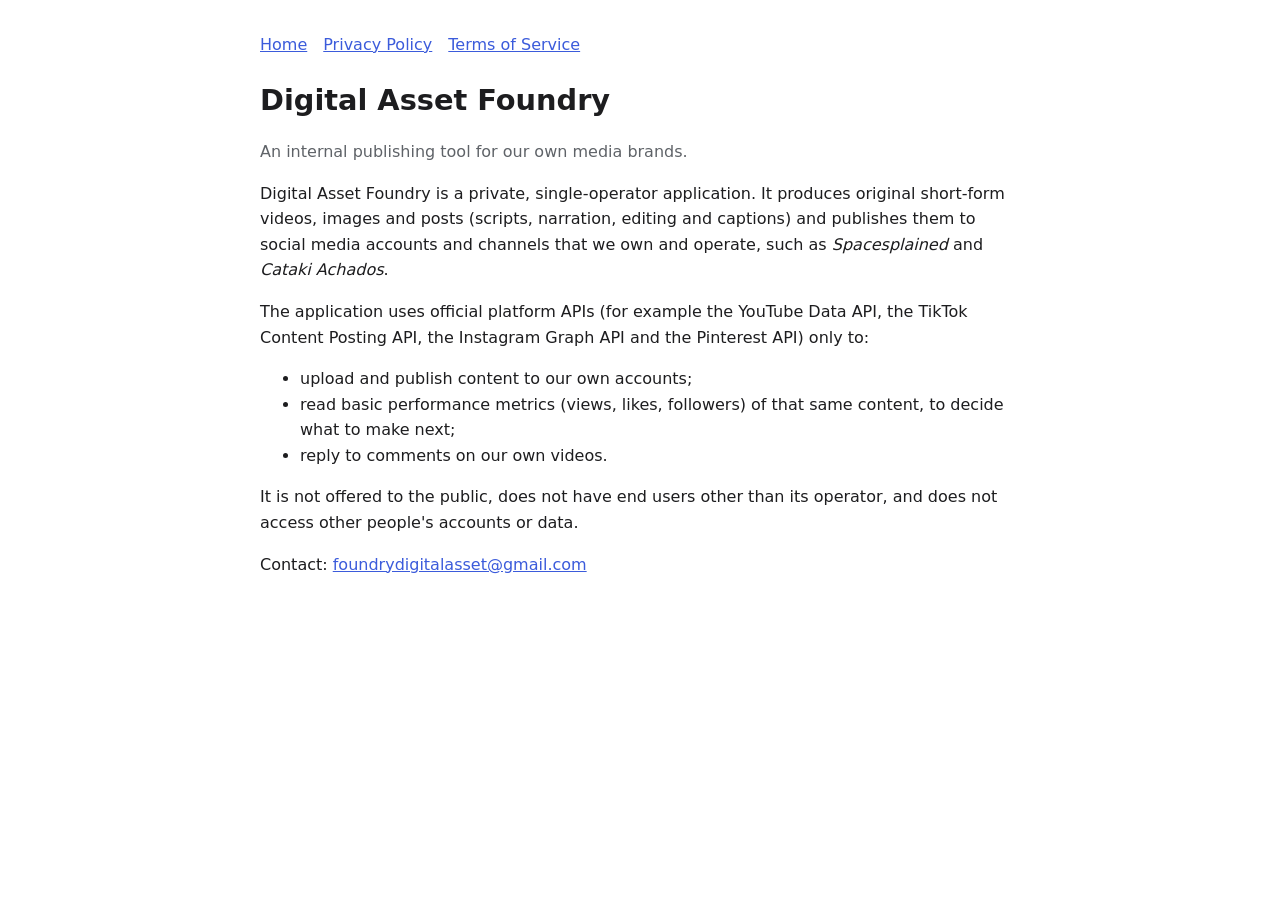
<file: index.html>
<!doctype html>
<html lang="en">
<head>
<meta charset="utf-8">
<meta name="viewport" content="width=device-width, initial-scale=1">
<title>Digital Asset Foundry</title>
<link rel="stylesheet" href="style.css">
</head>
<body>
<main>
<nav><a href="index.html">Home</a><a href="privacy.html">Privacy Policy</a><a href="terms.html">Terms of Service</a></nav>
<h1>Digital Asset Foundry</h1>
<p class="muted">An internal publishing tool for our own media brands.</p>

<p>Digital Asset Foundry is a private, single-operator application. It produces original short-form
videos, images and posts (scripts, narration, editing and captions) and publishes them to social
media accounts and channels that we own and operate, such as <em>Spacesplained</em> and <em>Cataki Achados</em>.</p>

<p>The application uses official platform APIs (for example the YouTube Data API, the TikTok Content
Posting API, the Instagram Graph API and the Pinterest API) only to:</p>
<ul>
  <li>upload and publish content to our own accounts;</li>
  <li>read basic performance metrics (views, likes, followers) of that same content, to decide what to make next;</li>
  <li>reply to comments on our own videos.</li>
</ul>
<p>It is not offered to the public, does not have end users other than its operator, and does not access
other people's accounts or data.</p>

<p>Contact: <a href="mailto:foundrydigitalasset@gmail.com">foundrydigitalasset@gmail.com</a></p>
</main>
</body>
</html>
</file>
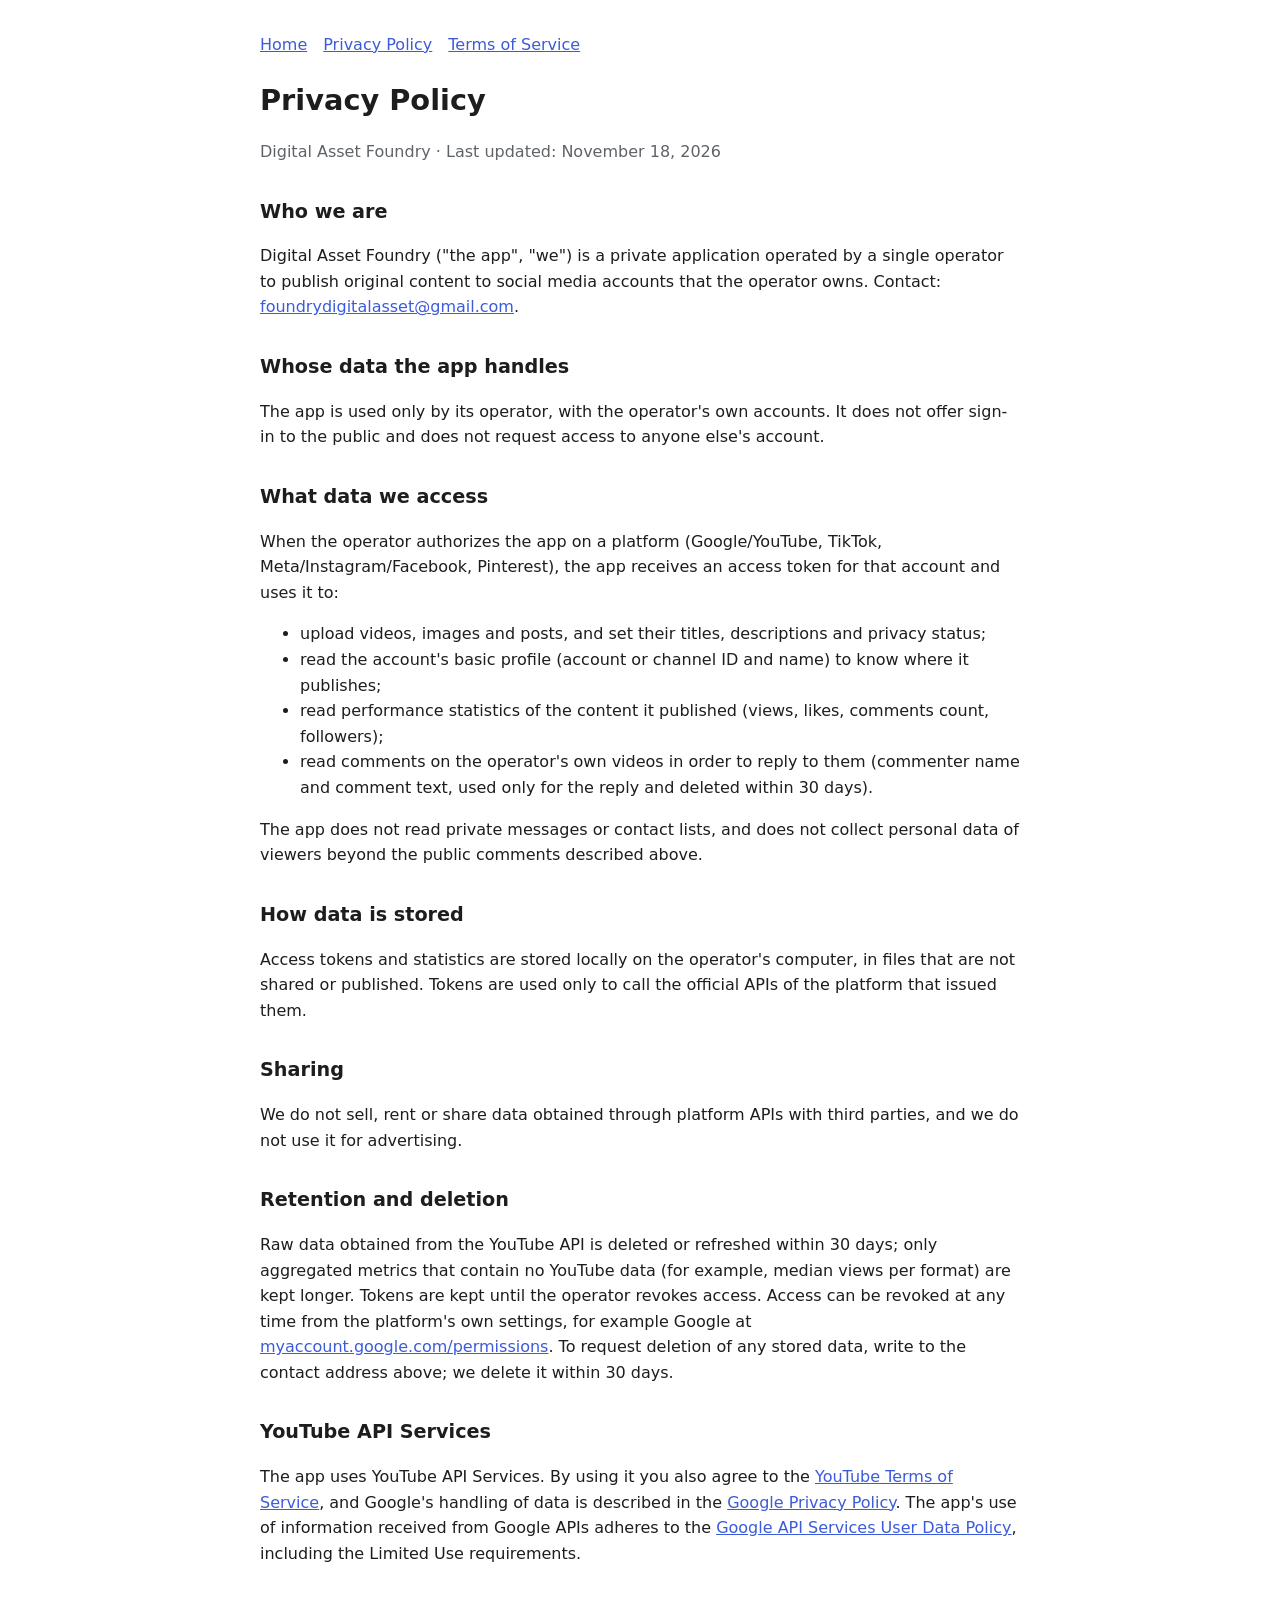
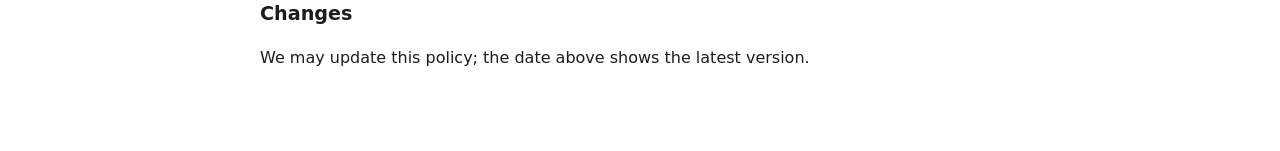
<file: privacy.html>
<!doctype html>
<html lang="en">
<head>
<meta charset="utf-8">
<meta name="viewport" content="width=device-width, initial-scale=1">
<title>Privacy Policy</title>
<link rel="stylesheet" href="style.css">
</head>
<body>
<main>
<nav><a href="index.html">Home</a><a href="privacy.html">Privacy Policy</a><a href="terms.html">Terms of Service</a></nav>
<h1>Privacy Policy</h1>
<p class="muted">Digital Asset Foundry · Last updated: November 18, 2026</p>

<h2>Who we are</h2>
<p>Digital Asset Foundry ("the app", "we") is a private application operated by a single operator to
publish original content to social media accounts that the operator owns. Contact:
<a href="mailto:foundrydigitalasset@gmail.com">foundrydigitalasset@gmail.com</a>.</p>

<h2>Whose data the app handles</h2>
<p>The app is used only by its operator, with the operator's own accounts. It does not offer sign-in to
the public and does not request access to anyone else's account.</p>

<h2>What data we access</h2>
<p>When the operator authorizes the app on a platform (Google/YouTube, TikTok, Meta/Instagram/Facebook,
Pinterest), the app receives an access token for that account and uses it to:</p>
<ul>
  <li>upload videos, images and posts, and set their titles, descriptions and privacy status;</li>
  <li>read the account's basic profile (account or channel ID and name) to know where it publishes;</li>
  <li>read performance statistics of the content it published (views, likes, comments count, followers);</li>
  <li>read comments on the operator's own videos in order to reply to them (commenter name and comment text, used only for the reply and deleted within 30 days).</li>
</ul>
<p>The app does not read private messages or contact lists, and does not collect personal data of viewers beyond the public comments described above.</p>

<h2>How data is stored</h2>
<p>Access tokens and statistics are stored locally on the operator's computer, in files that are not
shared or published. Tokens are used only to call the official APIs of the platform that issued them.</p>

<h2>Sharing</h2>
<p>We do not sell, rent or share data obtained through platform APIs with third parties, and we do not
use it for advertising.</p>

<h2>Retention and deletion</h2>
<p>Raw data obtained from the YouTube API is deleted or refreshed within 30 days; only aggregated metrics that contain no YouTube data (for example, median views per format) are kept longer. Tokens are kept until the operator revokes
access. Access can be revoked at any time from the platform's own settings, for example Google at
<a href="https://myaccount.google.com/permissions">myaccount.google.com/permissions</a>. To request deletion
of any stored data, write to the contact address above; we delete it within 30 days.</p>

<h2>YouTube API Services</h2>
<p>The app uses YouTube API Services. By using it you also agree to the
<a href="https://www.youtube.com/t/terms">YouTube Terms of Service</a>, and Google's handling of data is
described in the <a href="https://policies.google.com/privacy">Google Privacy Policy</a>.
The app's use of information received from Google APIs adheres to the
<a href="https://developers.google.com/terms/api-services-user-data-policy">Google API Services User Data Policy</a>,
including the Limited Use requirements.</p>

<h2>Changes</h2>
<p>We may update this policy; the date above shows the latest version.</p>
</main>
</body>
</html>
</file>
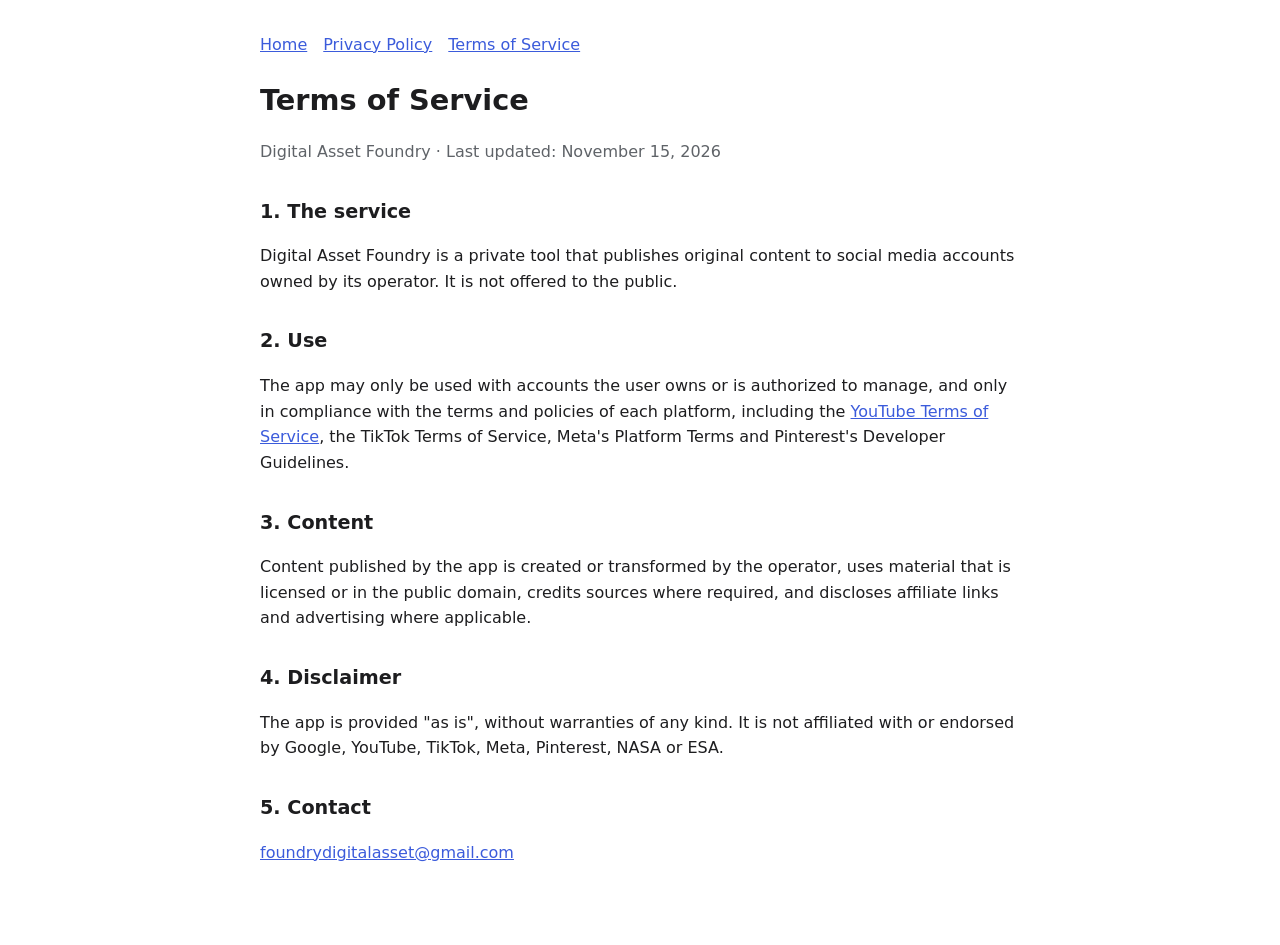
<file: terms.html>
<!doctype html>
<html lang="en">
<head>
<meta charset="utf-8">
<meta name="viewport" content="width=device-width, initial-scale=1">
<title>Terms of Service</title>
<link rel="stylesheet" href="style.css">
</head>
<body>
<main>
<nav><a href="index.html">Home</a><a href="privacy.html">Privacy Policy</a><a href="terms.html">Terms of Service</a></nav>
<h1>Terms of Service</h1>
<p class="muted">Digital Asset Foundry · Last updated: November 15, 2026</p>

<h2>1. The service</h2>
<p>Digital Asset Foundry is a private tool that publishes original content to social media accounts
owned by its operator. It is not offered to the public.</p>

<h2>2. Use</h2>
<p>The app may only be used with accounts the user owns or is authorized to manage, and only in
compliance with the terms and policies of each platform, including the
<a href="https://www.youtube.com/t/terms">YouTube Terms of Service</a>, the TikTok Terms of Service,
Meta's Platform Terms and Pinterest's Developer Guidelines.</p>

<h2>3. Content</h2>
<p>Content published by the app is created or transformed by the operator, uses material that is
licensed or in the public domain, credits sources where required, and discloses affiliate links and
advertising where applicable.</p>

<h2>4. Disclaimer</h2>
<p>The app is provided "as is", without warranties of any kind. It is not affiliated with or endorsed by
Google, YouTube, TikTok, Meta, Pinterest, NASA or ESA.</p>

<h2>5. Contact</h2>
<p><a href="mailto:foundrydigitalasset@gmail.com">foundrydigitalasset@gmail.com</a></p>
</main>
</body>
</html>
</file>
<file: style.css>
:root { --bg: #ffffff; --fg: #1d1d1f; --muted: #5f6368; --accent: #3b5bdb; }
@media (prefers-color-scheme: dark) { :root { --bg: #121214; --fg: #ececec; --muted: #a0a4ab; --accent: #8ea4ff; } }
body { background: var(--bg); color: var(--fg); font: 16px/1.6 system-ui, -apple-system, "Segoe UI", sans-serif; margin: 0; }
main { max-width: 760px; margin: 0 auto; padding: 32px 16px 64px; }
h1 { font-size: 1.8rem; margin-bottom: 0.2rem; }
h2 { font-size: 1.2rem; margin-top: 2rem; }
.muted { color: var(--muted); }
a { color: var(--accent); }
nav a { margin-right: 16px; }
</file>
